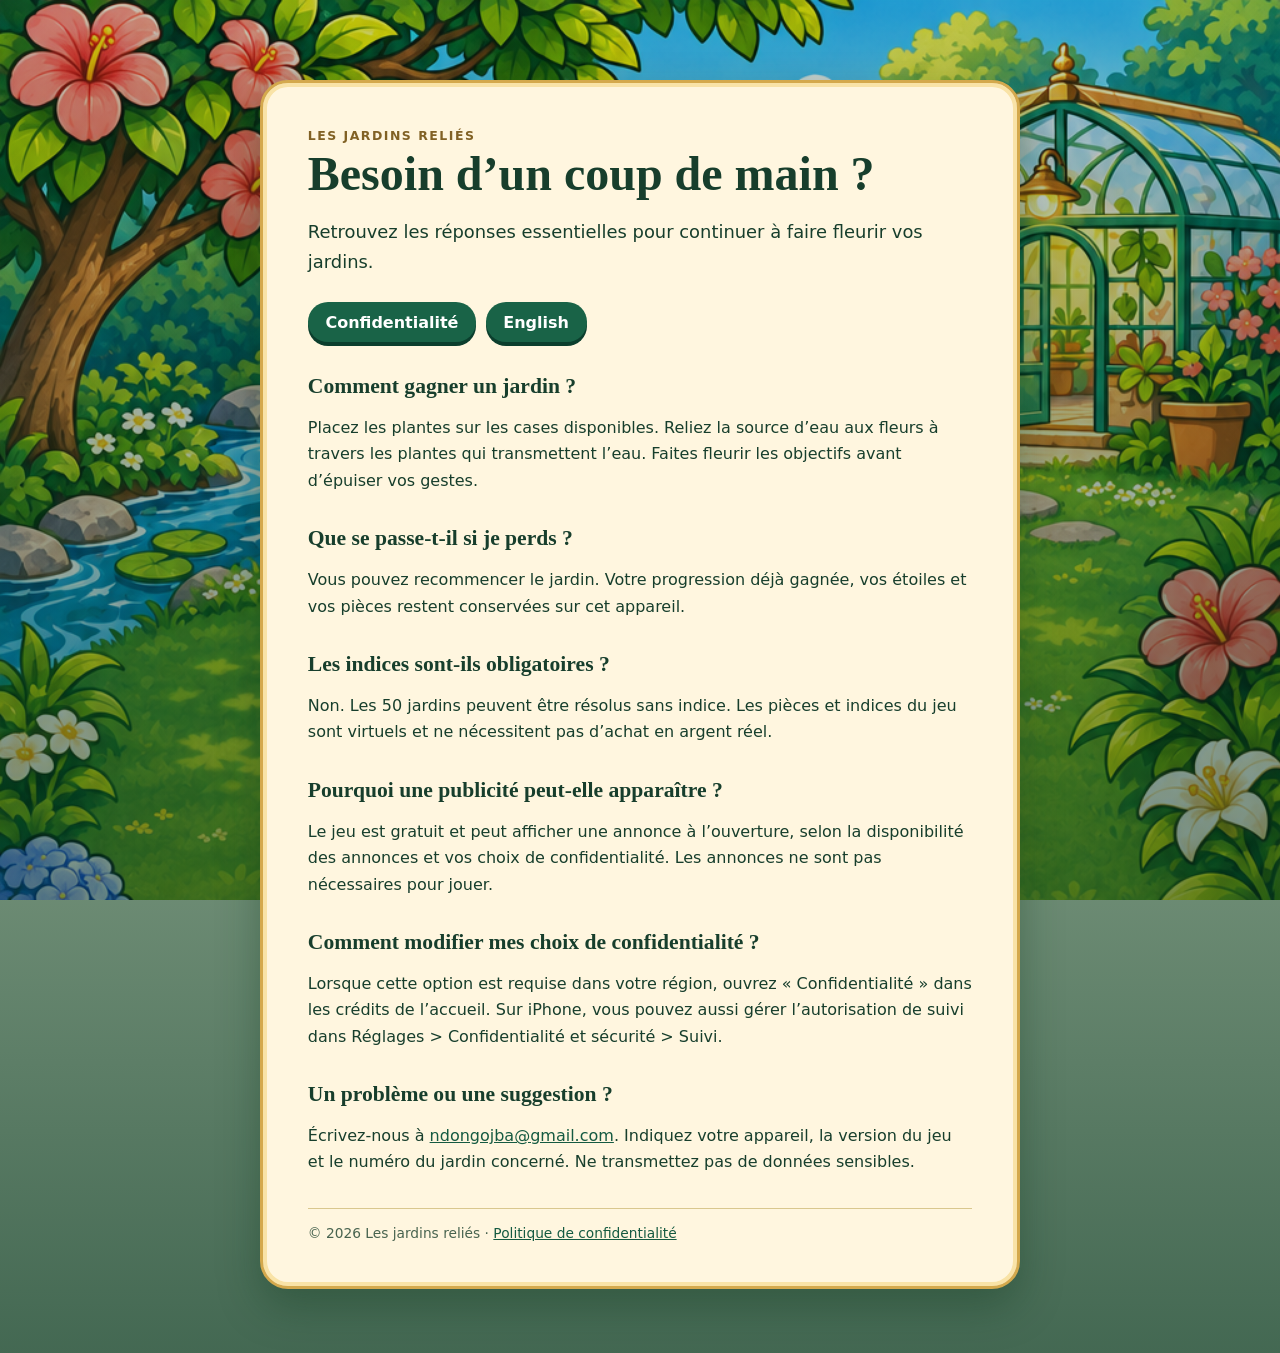
<file: index.html>
<!doctype html><html lang="fr"><head><meta charset="utf-8"><meta name="viewport" content="width=device-width,initial-scale=1"><meta name="description" content="Aide et contact pour Les jardins reliés, le jeu de réflexion floral."><title>Assistance — Les jardins reliés</title><link rel="stylesheet" href="style.css"></head><body><main><article class="panel"><div class="eyebrow">Les jardins reliés</div><h1>Besoin d’un coup de main&nbsp;?</h1><p class="lead">Retrouvez les réponses essentielles pour continuer à faire fleurir vos jardins.</p><nav class="links" aria-label="Navigation"><a href="privacy.html">Confidentialité</a><a href="en/">English</a></nav><h2>Comment gagner un jardin&nbsp;?</h2><p>Placez les plantes sur les cases disponibles. Reliez la source d’eau aux fleurs à travers les plantes qui transmettent l’eau. Faites fleurir les objectifs avant d’épuiser vos gestes.</p><h2>Que se passe-t-il si je perds&nbsp;?</h2><p>Vous pouvez recommencer le jardin. Votre progression déjà gagnée, vos étoiles et vos pièces restent conservées sur cet appareil.</p><h2>Les indices sont-ils obligatoires&nbsp;?</h2><p>Non. Les 50 jardins peuvent être résolus sans indice. Les pièces et indices du jeu sont virtuels et ne nécessitent pas d’achat en argent réel.</p><h2>Pourquoi une publicité peut-elle apparaître&nbsp;?</h2><p>Le jeu est gratuit et peut afficher une annonce à l’ouverture, selon la disponibilité des annonces et vos choix de confidentialité. Les annonces ne sont pas nécessaires pour jouer.</p><h2>Comment modifier mes choix de confidentialité&nbsp;?</h2><p>Lorsque cette option est requise dans votre région, ouvrez «&nbsp;Confidentialité&nbsp;» dans les crédits de l’accueil. Sur iPhone, vous pouvez aussi gérer l’autorisation de suivi dans Réglages &gt; Confidentialité et sécurité &gt; Suivi.</p><h2>Un problème ou une suggestion&nbsp;?</h2><p>Écrivez-nous à <a href="mailto:ndongojba@gmail.com">ndongojba@gmail.com</a>. Indiquez votre appareil, la version du jeu et le numéro du jardin concerné. Ne transmettez pas de données sensibles.</p><footer>© 2026 Les jardins reliés · <a href="privacy.html">Politique de confidentialité</a></footer></article></main></body></html>
</file>
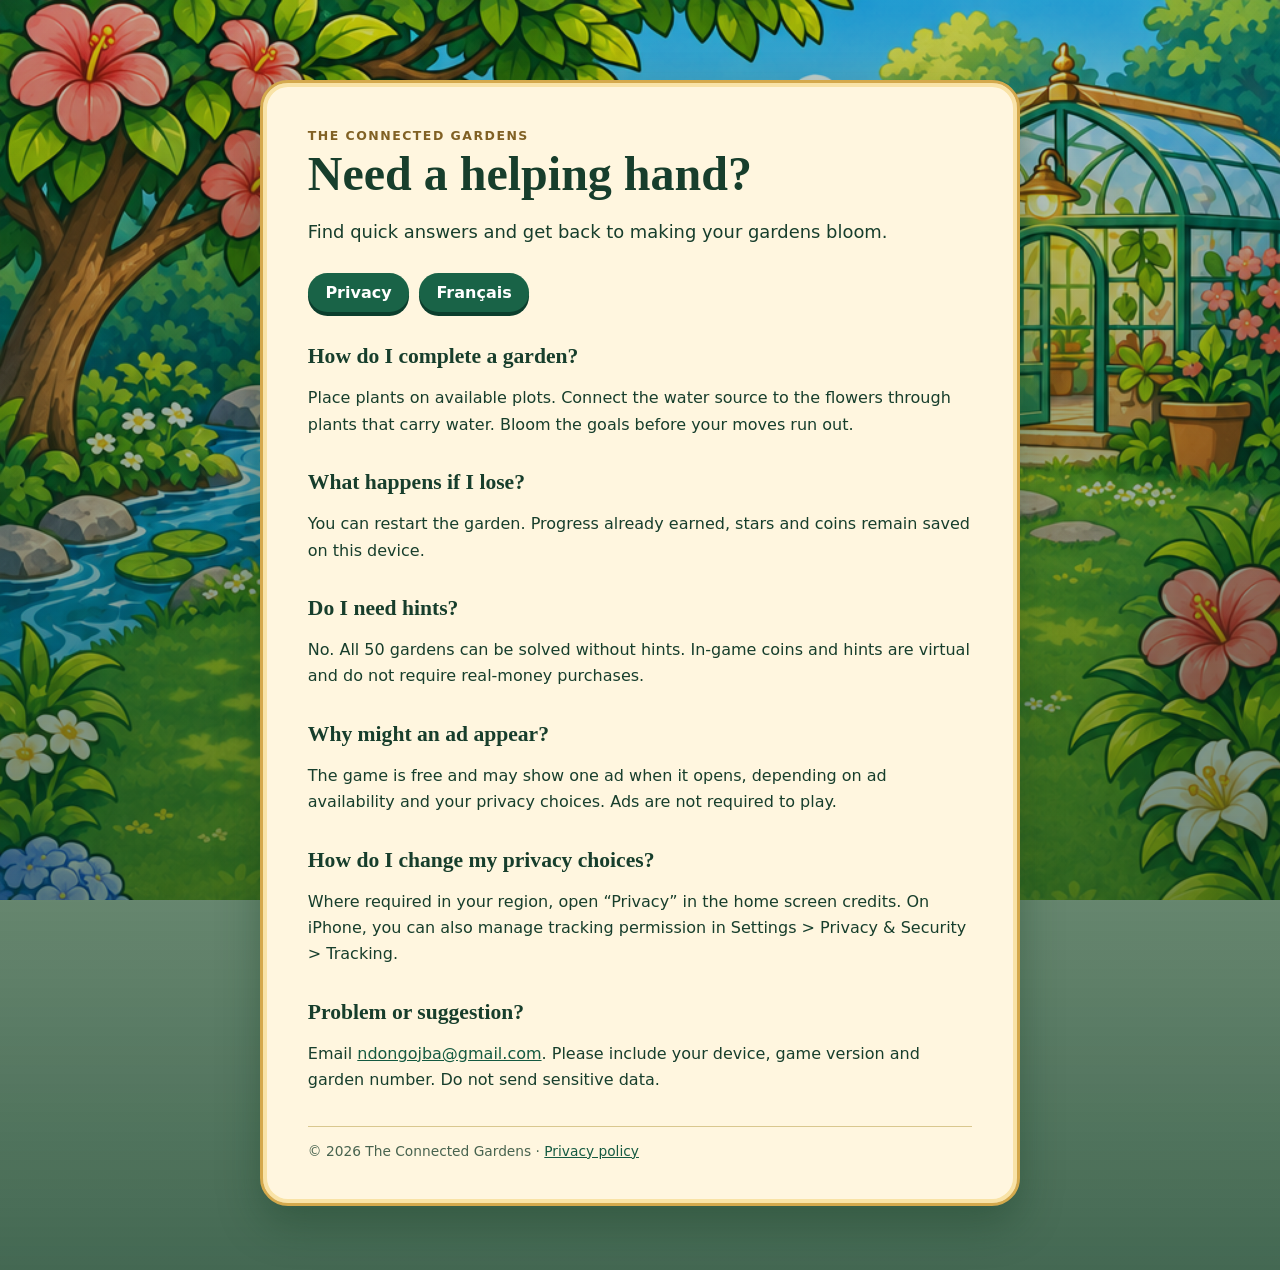
<file: en/index.html>
<!doctype html><html lang="en"><head><meta charset="utf-8"><meta name="viewport" content="width=device-width,initial-scale=1"><meta name="description" content="Help and contact for The Connected Gardens, a relaxing flower puzzle game."><title>Support — The Connected Gardens</title><link rel="stylesheet" href="../style.css"></head><body><main><article class="panel"><div class="eyebrow">The Connected Gardens</div><h1>Need a helping hand?</h1><p class="lead">Find quick answers and get back to making your gardens bloom.</p><nav class="links" aria-label="Navigation"><a href="privacy.html">Privacy</a><a href="../">Français</a></nav><h2>How do I complete a garden?</h2><p>Place plants on available plots. Connect the water source to the flowers through plants that carry water. Bloom the goals before your moves run out.</p><h2>What happens if I lose?</h2><p>You can restart the garden. Progress already earned, stars and coins remain saved on this device.</p><h2>Do I need hints?</h2><p>No. All 50 gardens can be solved without hints. In-game coins and hints are virtual and do not require real-money purchases.</p><h2>Why might an ad appear?</h2><p>The game is free and may show one ad when it opens, depending on ad availability and your privacy choices. Ads are not required to play.</p><h2>How do I change my privacy choices?</h2><p>Where required in your region, open “Privacy” in the home screen credits. On iPhone, you can also manage tracking permission in Settings &gt; Privacy &amp; Security &gt; Tracking.</p><h2>Problem or suggestion?</h2><p>Email <a href="mailto:ndongojba@gmail.com">ndongojba@gmail.com</a>. Please include your device, game version and garden number. Do not send sensitive data.</p><footer>© 2026 The Connected Gardens · <a href="privacy.html">Privacy policy</a></footer></article></main></body></html>
</file>
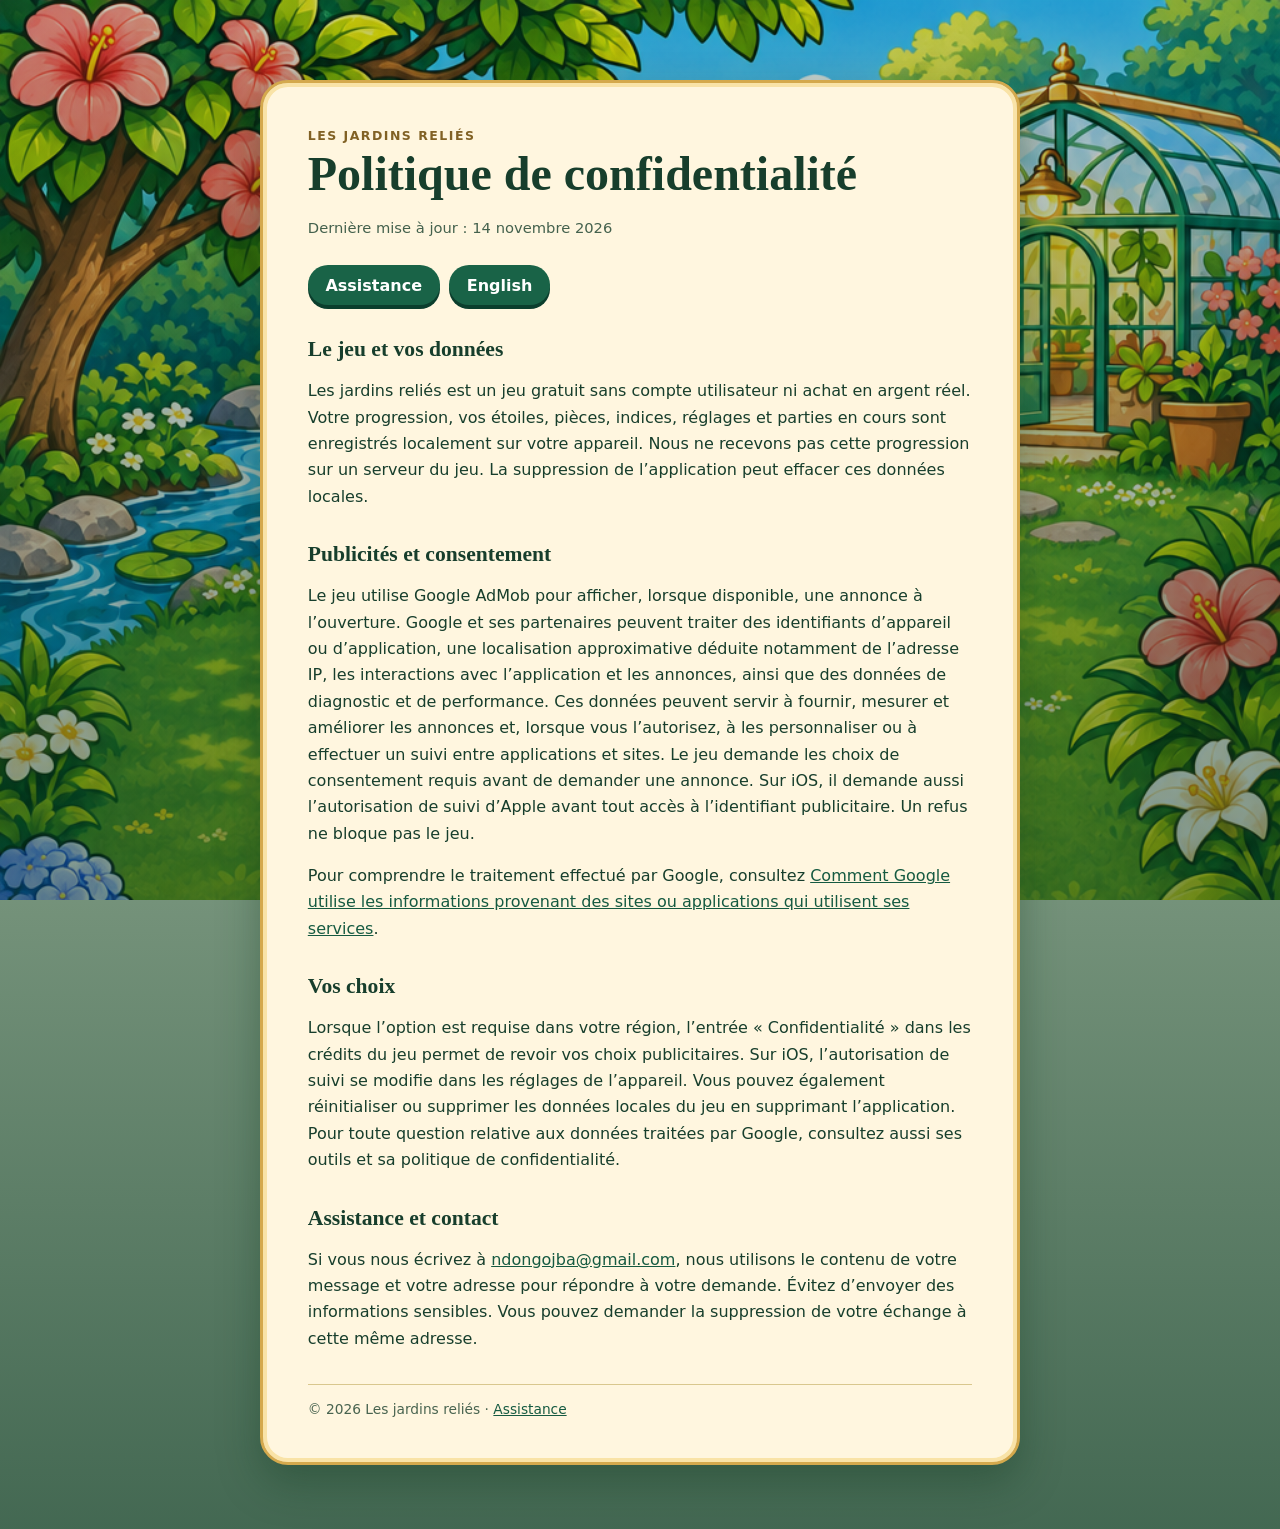
<file: privacy.html>
<!doctype html><html lang="fr"><head><meta charset="utf-8"><meta name="viewport" content="width=device-width,initial-scale=1"><meta name="description" content="Politique de confidentialité du jeu Les jardins reliés."><title>Confidentialité — Les jardins reliés</title><link rel="stylesheet" href="style.css"></head><body><main><article class="panel"><div class="eyebrow">Les jardins reliés</div><h1>Politique de confidentialité</h1><p class="muted">Dernière mise à jour&nbsp;: 14 novembre 2026</p><nav class="links" aria-label="Navigation"><a href="index.html">Assistance</a><a href="en/privacy.html">English</a></nav><h2>Le jeu et vos données</h2><p>Les jardins reliés est un jeu gratuit sans compte utilisateur ni achat en argent réel. Votre progression, vos étoiles, pièces, indices, réglages et parties en cours sont enregistrés localement sur votre appareil. Nous ne recevons pas cette progression sur un serveur du jeu. La suppression de l’application peut effacer ces données locales.</p><h2>Publicités et consentement</h2><p>Le jeu utilise Google AdMob pour afficher, lorsque disponible, une annonce à l’ouverture. Google et ses partenaires peuvent traiter des identifiants d’appareil ou d’application, une localisation approximative déduite notamment de l’adresse IP, les interactions avec l’application et les annonces, ainsi que des données de diagnostic et de performance. Ces données peuvent servir à fournir, mesurer et améliorer les annonces et, lorsque vous l’autorisez, à les personnaliser ou à effectuer un suivi entre applications et sites. Le jeu demande les choix de consentement requis avant de demander une annonce. Sur iOS, il demande aussi l’autorisation de suivi d’Apple avant tout accès à l’identifiant publicitaire. Un refus ne bloque pas le jeu.</p><p>Pour comprendre le traitement effectué par Google, consultez <a href="https://policies.google.com/technologies/partner-sites">Comment Google utilise les informations provenant des sites ou applications qui utilisent ses services</a>.</p><h2>Vos choix</h2><p>Lorsque l’option est requise dans votre région, l’entrée «&nbsp;Confidentialité&nbsp;» dans les crédits du jeu permet de revoir vos choix publicitaires. Sur iOS, l’autorisation de suivi se modifie dans les réglages de l’appareil. Vous pouvez également réinitialiser ou supprimer les données locales du jeu en supprimant l’application. Pour toute question relative aux données traitées par Google, consultez aussi ses outils et sa politique de confidentialité.</p><h2>Assistance et contact</h2><p>Si vous nous écrivez à <a href="mailto:ndongojba@gmail.com">ndongojba@gmail.com</a>, nous utilisons le contenu de votre message et votre adresse pour répondre à votre demande. Évitez d’envoyer des informations sensibles. Vous pouvez demander la suppression de votre échange à cette même adresse.</p><footer>© 2026 Les jardins reliés · <a href="index.html">Assistance</a></footer></article></main></body></html>
</file>
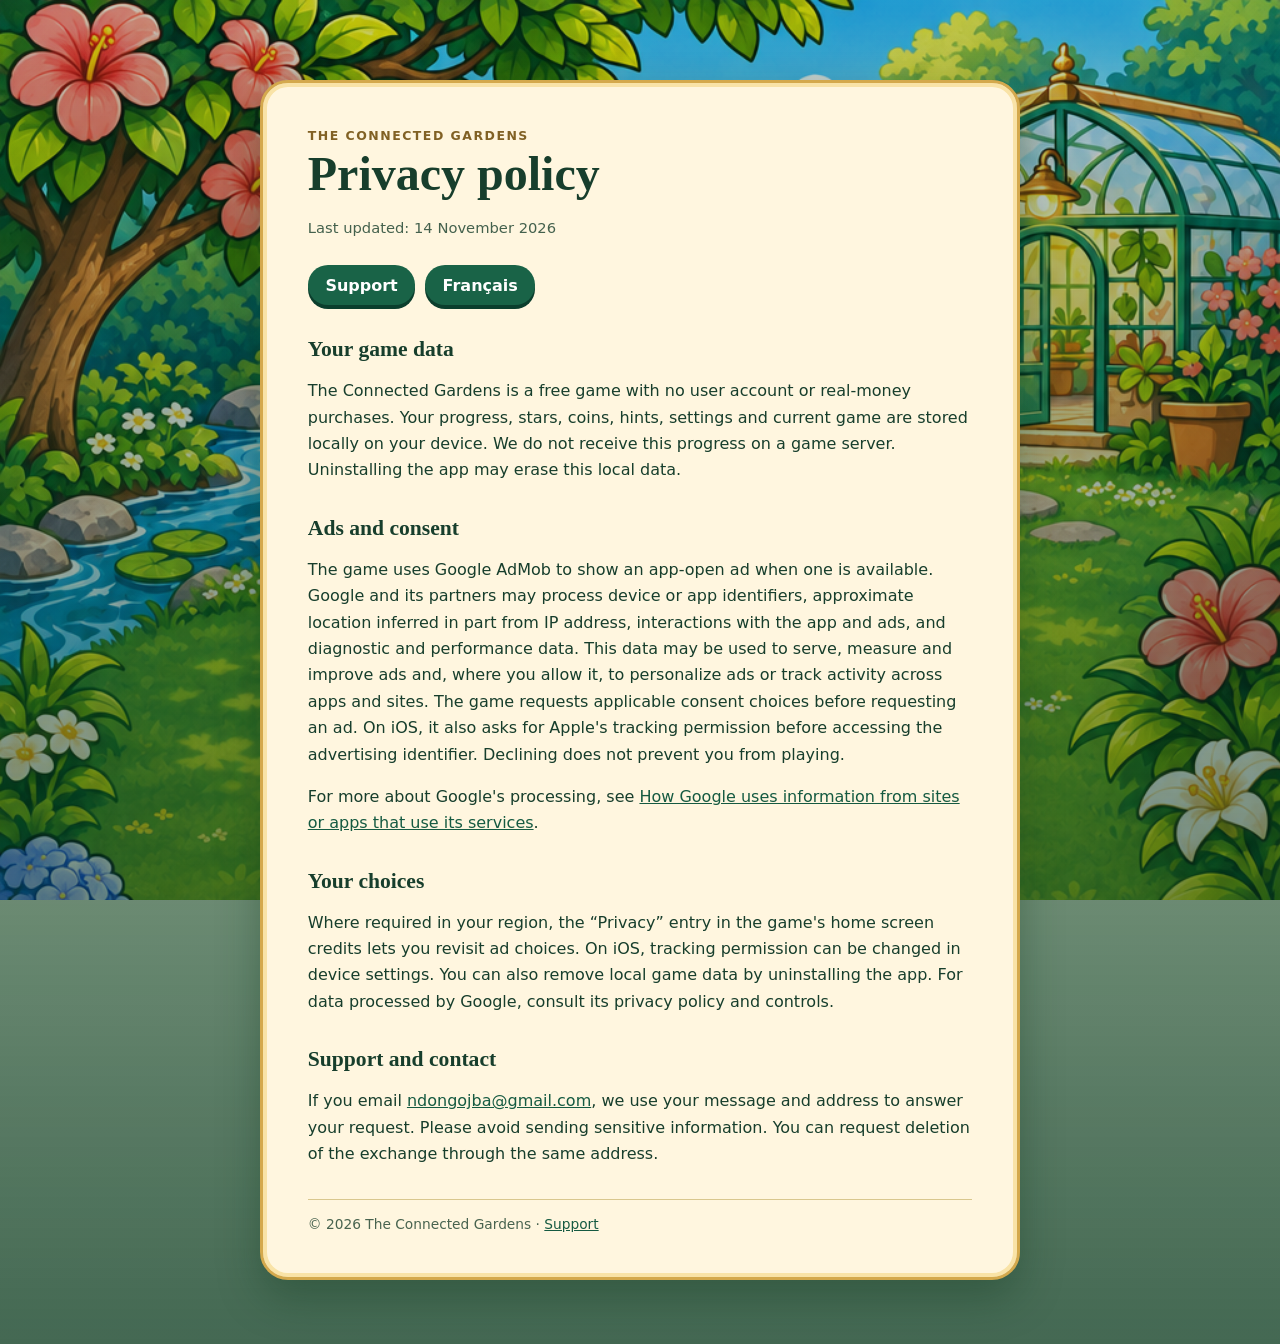
<file: en/privacy.html>
<!doctype html><html lang="en"><head><meta charset="utf-8"><meta name="viewport" content="width=device-width,initial-scale=1"><meta name="description" content="Privacy policy for The Connected Gardens game."><title>Privacy — The Connected Gardens</title><link rel="stylesheet" href="../style.css"></head><body><main><article class="panel"><div class="eyebrow">The Connected Gardens</div><h1>Privacy policy</h1><p class="muted">Last updated: 14 November 2026</p><nav class="links" aria-label="Navigation"><a href="index.html">Support</a><a href="../privacy.html">Français</a></nav><h2>Your game data</h2><p>The Connected Gardens is a free game with no user account or real-money purchases. Your progress, stars, coins, hints, settings and current game are stored locally on your device. We do not receive this progress on a game server. Uninstalling the app may erase this local data.</p><h2>Ads and consent</h2><p>The game uses Google AdMob to show an app-open ad when one is available. Google and its partners may process device or app identifiers, approximate location inferred in part from IP address, interactions with the app and ads, and diagnostic and performance data. This data may be used to serve, measure and improve ads and, where you allow it, to personalize ads or track activity across apps and sites. The game requests applicable consent choices before requesting an ad. On iOS, it also asks for Apple's tracking permission before accessing the advertising identifier. Declining does not prevent you from playing.</p><p>For more about Google's processing, see <a href="https://policies.google.com/technologies/partner-sites">How Google uses information from sites or apps that use its services</a>.</p><h2>Your choices</h2><p>Where required in your region, the “Privacy” entry in the game's home screen credits lets you revisit ad choices. On iOS, tracking permission can be changed in device settings. You can also remove local game data by uninstalling the app. For data processed by Google, consult its privacy policy and controls.</p><h2>Support and contact</h2><p>If you email <a href="mailto:ndongojba@gmail.com">ndongojba@gmail.com</a>, we use your message and address to answer your request. Please avoid sending sensitive information. You can request deletion of the exchange through the same address.</p><footer>© 2026 The Connected Gardens · <a href="index.html">Support</a></footer></article></main></body></html>
</file>
<file: style.css>
:root{color-scheme:light;font-family:system-ui,-apple-system,BlinkMacSystemFont,"Segoe UI",sans-serif;color:#173e2c;background:#e8f5d7}*{box-sizing:border-box}body{margin:0;min-height:100svh;background:linear-gradient(180deg,rgba(3,48,34,.2),rgba(4,50,31,.72)),url('garden.png') center top/cover fixed}main{width:min(100% - 2rem,760px);margin:0 auto;padding:clamp(2rem,7vw,5rem) 0 4rem}.panel{background:#fff6df;border:3px solid #d4a94d;border-radius:28px;box-shadow:0 18px 42px rgba(13,52,27,.34),inset 0 0 0 4px #f9e3a7;padding:clamp(1.4rem,5vw,2.8rem)}.eyebrow{color:#816124;font-weight:800;letter-spacing:.12em;text-transform:uppercase;font-size:.78rem}h1{font-family:Georgia,serif;font-size:clamp(2rem,5vw,3rem);line-height:1.05;margin:.4rem 0 1rem}h2{font-family:Georgia,serif;font-size:1.35rem;margin:2rem 0 .5rem}p,li{line-height:1.65}ul{padding-left:1.3rem}.lead{font-size:1.12rem}.links{display:flex;flex-wrap:wrap;gap:.6rem;margin:1.6rem 0}.links a,.button{display:inline-block;border-radius:999px;background:#196347;color:#fff;text-decoration:none;padding:.65rem 1.1rem;font-weight:700;box-shadow:0 4px 0 #0b3e2d}.links a:hover,.button:hover{background:#287d58}.links a:focus-visible,.button:focus-visible,a:focus-visible{outline:3px solid #efad24;outline-offset:3px}a{color:#155a41;overflow-wrap:anywhere}.muted{color:#44614d;font-size:.92rem}footer{margin-top:2rem;border-top:1px solid #d9c78e;padding-top:1rem;color:#48634f;font-size:.86rem}@media(max-width:520px){body{background-attachment:scroll}main{width:min(100% - 1rem,760px)}.panel{border-radius:20px}}
</file>
